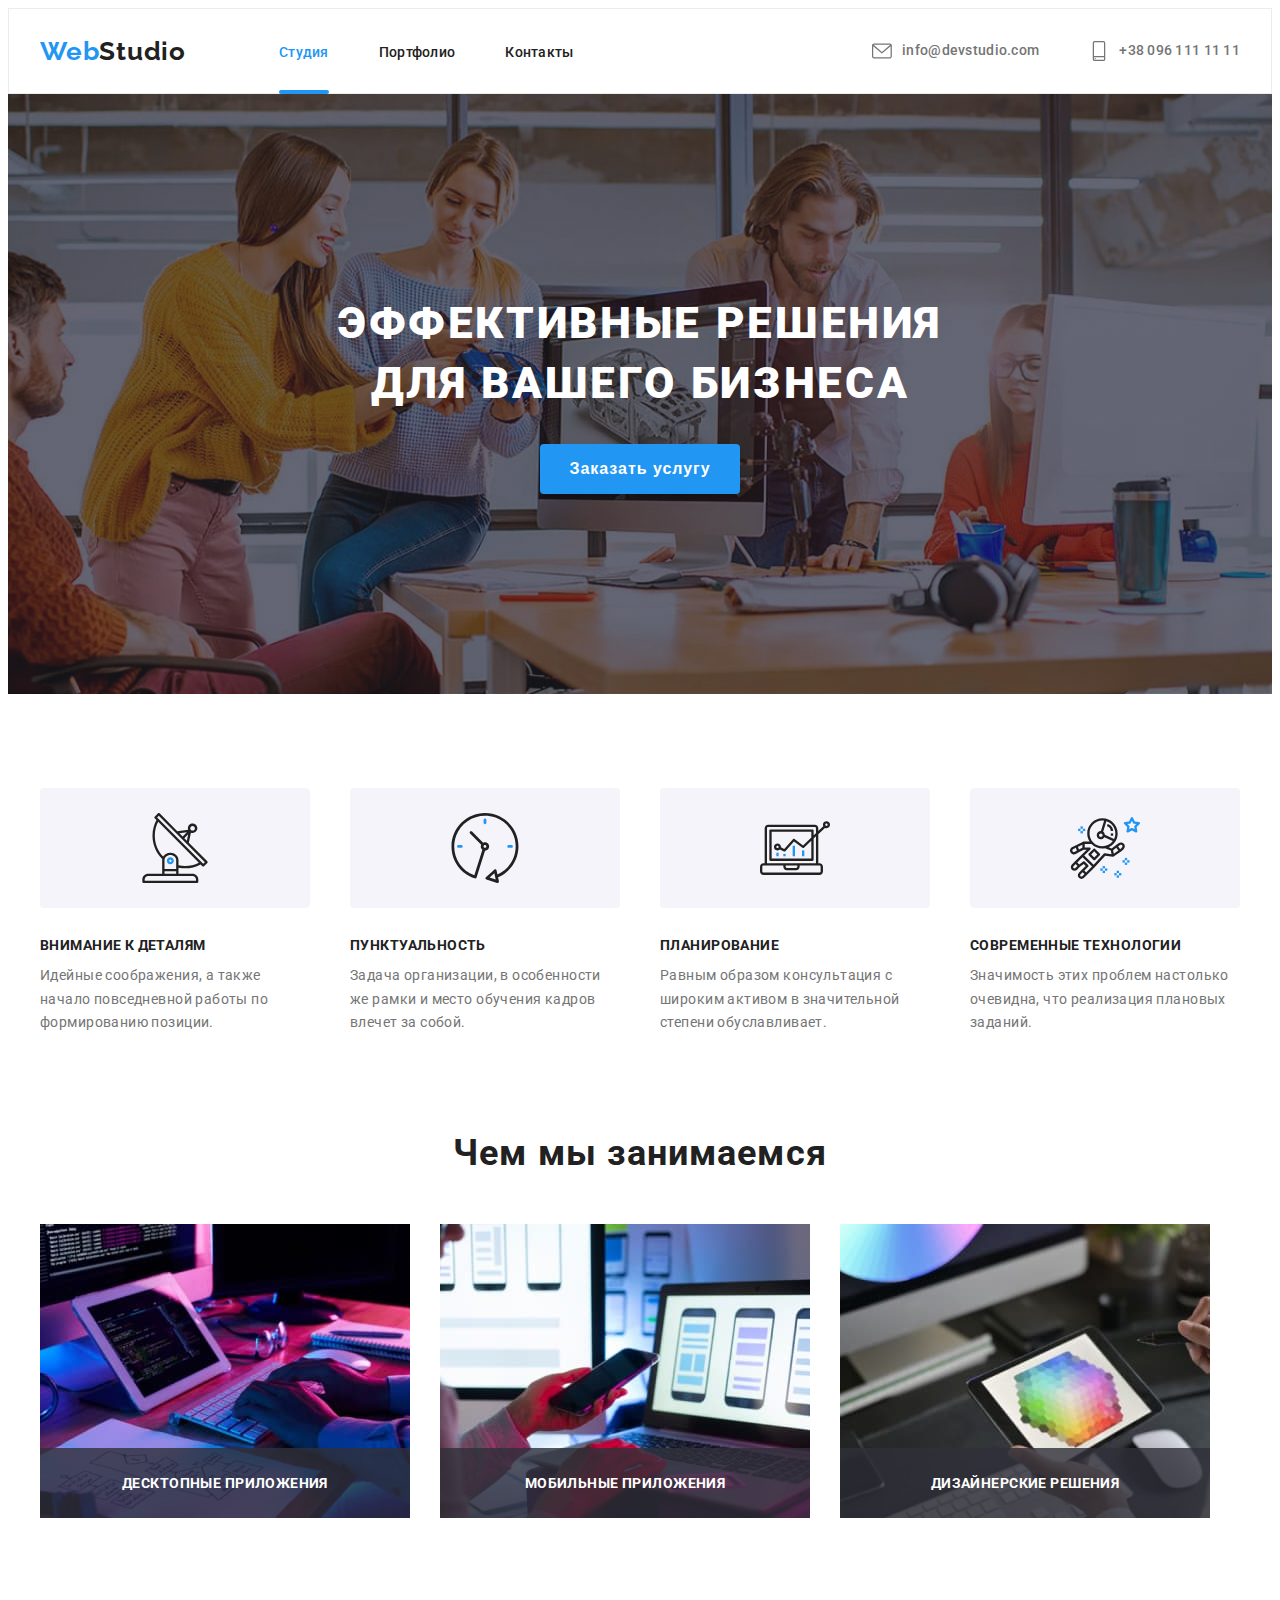
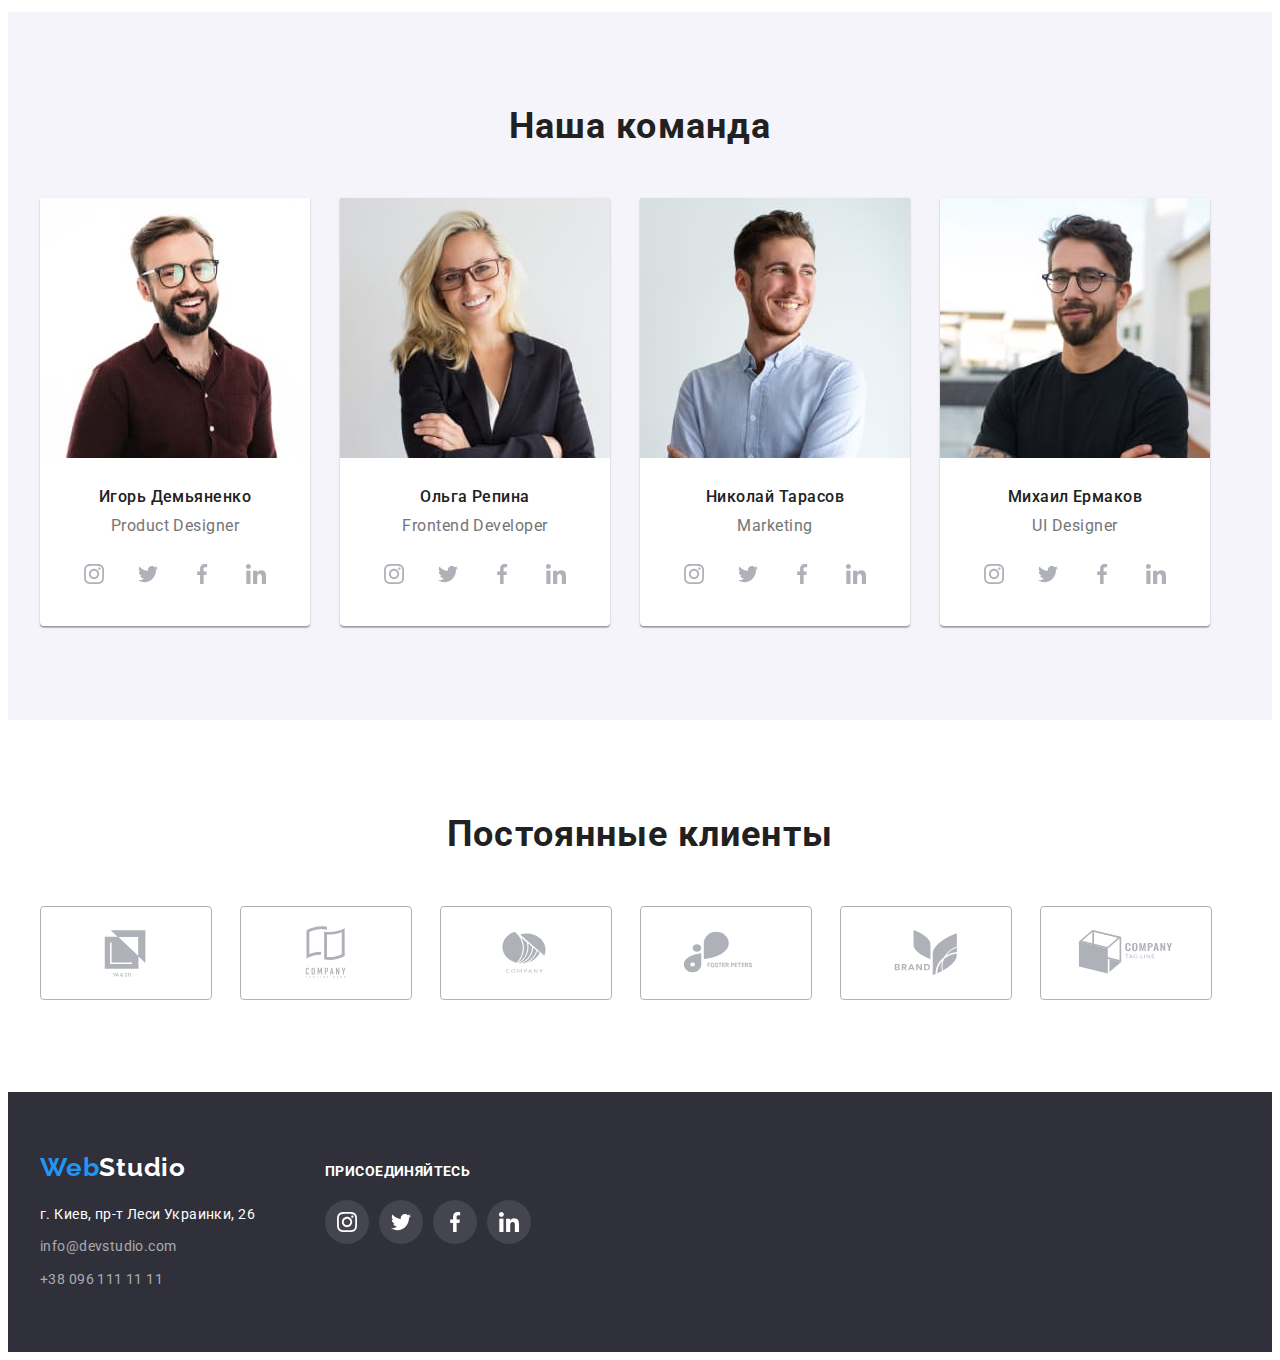
<file: index.html>
<!DOCTYPE html>
<html lang="ru">
  <head>
    <meta charset="UTF-8" />
    <meta http-equiv="X-UA-Compatible" content="IE=edge" />
    <meta name="viewport" content="width=device-width, initial-scale=1.0" />
    <title>Document</title>
    <link rel="preconnect" href="https://fonts.googleapis.com" />
    <link rel="preconnect" href="https://fonts.gstatic.com" crossorigin />
    <link
      href="https://fonts.googleapis.com/css2?family=Raleway:wght@700&family=Roboto:wght@400;500;700;900&display=swap"
      rel="stylesheet"
    />
    <link
      rel="stylesheet"
      href="https://cdnjs.cloudflare.com/ajax/libs/modern-normalize/1.1.0/modern-normalize.min.css"
      integrity="sha512-wpPYUAdjBVSE4KJnH1VR1HeZfpl1ub8YT/NKx4PuQ5NmX2tKuGu6U/JRp5y+Y8XG2tV+wKQpNHVUX03MfMFn9Q=="
      crossorigin="anonymous"
      referrerpolicy="no-referrer"
    />
    <link rel="stylesheet" href="./css/styles.css" />
  </head>
  <body>
    <header class="header">
      <div class="container header-container">
        <nav class="navigation">
          <a href="" class="logo"><span class="accent">Web</span>Studio</a>
          <ul class="header-list list">
            <li class="header-item">
              <a href="./index.html" class="header-link current">Студия</a>
            </li>
            <li class="header-item">
              <a href="./portfolio.html" class="header-link">Портфолио</a>
            </li>
            <li class="header-item">
              <a href="" class="header-link">Контакты</a>
            </li>
          </ul>
        </nav>
        <ul class="header-list-connect list">
          <li class="header-item">
            <a href="mailto:info@devstudio.com" class="header-link-mail">
              <svg class="header-link-icon" width="20" height="20">
                <use href="./images/icons.svg#icon-envelope"></use>
              </svg>
              info@devstudio.com</a
            >
          </li>
          <li class="header-item">
            <a href="tel:+380961111111" class="header-link-tel">
              <svg class="header-link-icon" width="20" height="20">
                <use href="./images/icons.svg#icon-smartphone"></use>
              </svg>
              +38 096 111 11 11</a
            >
          </li>
        </ul>
      </div>
    </header>
    <main>
      <section class="hero">
        <div class="container">
          <h1 class="title">
            Эффективные решения <br />
            для вашего бизнеса
          </h1>
          <div class="btn-content">
            <button
              data-modal-open
              type="button"
              class="btn"
              style="cursor: pointer"
            >
              Заказать услугу
            </button>
          </div>
        </div>
      </section>
      <section class="info section">
        <div class="container">
          <div class="info-content">
            <ul class="info-list list">
              <li class="info-item">
                <div class="info-icon-content">
                  <svg class="info-icon" width="70" height="70">
                    <use href="./images/icons.svg#icon-antenna-1"></use>
                  </svg>
                </div>
                <h4 class="info-name">Внимание к деталям</h4>
                <div class="info-text-content">
                  <p class="info-text">
                    Идейные соображения, а также начало повседневной работы по
                    формированию позиции.
                  </p>
                </div>
              </li>

              <li class="info-item">
                <div class="info-icon-content">
                  <svg class="info-icon" width="70" height="70">
                    <use href="./images/icons.svg#icon-clock-1"></use>
                  </svg>
                </div>
                <h4 class="info-name">Пунктуальность</h4>
                <div class="info-text-content">
                  <p class="info-text">
                    Задача организации, в особенности же рамки и место обучения
                    кадров влечет за собой.
                  </p>
                </div>
              </li>

              <li class="info-item">
                <div class="info-icon-content">
                  <svg class="info-icon" width="70" height="70">
                    <use href="./images/icons.svg#icon-diagram-1"></use>
                  </svg>
                </div>
                <h4 class="info-name">Планирование</h4>
                <div class="info-text-content">
                  <p class="info-text">
                    Равным образом консультация с широким активом в значительной
                    степени обуславливает.
                  </p>
                </div>
              </li>

              <li class="info-item">
                <div class="info-icon-content">
                  <svg class="info-icon" width="70" height="70">
                    <use href="./images/icons.svg#icon-astronaut-1"></use>
                  </svg>
                </div>
                <h4 class="info-name">Современные технологии</h4>
                <div class="info-text-content">
                  <p class="info-text">
                    Значимость этих проблем настолько очевидна, что реализация
                    плановых заданий.
                  </p>
                </div>
              </li>
            </ul>
          </div>
        </div>
      </section>
      <section class="action">
        <div class="container">
          <h2 class="action-title">Чем мы занимаемся</h2>
          <ul class="action-list list">
            <li class="action-item">
              <img
                src="./images/img.jpg"
                alt="печатает код"
                width="370"
                height="294"
                class="action-img"
              />
              <p class="action-label">Десктопные приложения</p>
            </li>
            <li class="action-item">
              <img
                src="./images/img2.jpg"
                alt="дизайн мобильного приложения"
                width="370"
                height="294"
                class="action-img"
              />
              <p class="action-label">Мобильные приложения</p>
            </li>
            <li class="action-item">
              <img
                src="./images/img3.jpg"
                alt="выбор цвета на планшете"
                width="370"
                height="294"
                class="action-img"
              />
              <p class="action-label">Дизайнерские решения</p>
            </li>
          </ul>
        </div>
      </section>
      <section class="team section">
        <div class="container">
          <h2 class="team-title">Наша команда</h2>
          <ul class="team-list list">
            <li class="team-item">
              <img
                src="./images/igor_demyanenko.jpg"
                alt="Игорь Демьяненко"
                width="270"
                class="team-img"
              />
              <div class="team-name-content">
                <h3 class="team-name">Игорь Демьяненко</h3>
                <p class="team-position">Product Designer</p>
                <ul class="team-social-list list">
                  <li class="team-social-item">
                    <a href="" class="team-social-link">
                      <svg class="team-social-icon" width="20" height="20">
                        <use href="./images/icons.svg#icon-instagram-2"></use>
                      </svg>
                    </a>
                  </li>
                  <li class="team-social-item">
                    <a href="" class="team-social-link">
                      <svg class="team-social-icon" width="20" height="20">
                        <use href="./images/icons.svg#icon-twitter-1"></use>
                      </svg>
                    </a>
                  </li>
                  <li class="team-social-item">
                    <a href="" class="team-social-link">
                      <svg class="team-social-icon" width="20" height="20">
                        <use href="./images/icons.svg#icon-facebook-1"></use>
                      </svg>
                    </a>
                  </li>
                  <li class="team-social-item">
                    <a href="" class="team-social-link">
                      <svg class="team-social-icon" width="20" height="20">
                        <use href="./images/icons.svg#icon-linkedin-1"></use>
                      </svg>
                    </a>
                  </li>
                </ul>
              </div>
            </li>
            <li class="team-item">
              <img
                src="./images/olga_repina.jpg"
                alt="Ольга Репина"
                width="270"
                class="team-img"
              />
              <div class="team-name-content">
                <h3 class="team-name">Ольга Репина</h3>
                <p class="team-position">Frontend Developer</p>
                <ul class="team-social-list list">
                  <li class="team-social-item">
                    <a href="" class="team-social-link">
                      <svg class="team-social-icon" width="20" height="20">
                        <use href="./images/icons.svg#icon-instagram-2"></use>
                      </svg>
                    </a>
                  </li>
                  <li class="team-social-item">
                    <a href="" class="team-social-link">
                      <svg class="team-social-icon" width="20" height="20">
                        <use href="./images/icons.svg#icon-twitter-1"></use>
                      </svg>
                    </a>
                  </li>
                  <li class="team-social-item">
                    <a href="" class="team-social-link">
                      <svg class="team-social-icon" width="20" height="20">
                        <use href="./images/icons.svg#icon-facebook-1"></use>
                      </svg>
                    </a>
                  </li>
                  <li class="team-social-item">
                    <a href="" class="team-social-link">
                      <svg class="team-social-icon" width="20" height="20">
                        <use href="./images/icons.svg#icon-linkedin-1"></use>
                      </svg>
                    </a>
                  </li>
                </ul>
              </div>
            </li>
            <li class="team-item">
              <img
                src="./images/nikolai_tarasov.jpg"
                alt="Николай Тарасов"
                width="270"
                class="team-img"
              />
              <div class="team-name-content">
                <h3 class="team-name">Николай Тарасов</h3>
                <p class="team-position">Marketing</p>
                <ul class="team-social-list list">
                  <li class="team-social-item">
                    <a href="" class="team-social-link">
                      <svg class="team-social-icon" width="20" height="20">
                        <use href="./images/icons.svg#icon-instagram-2"></use>
                      </svg>
                    </a>
                  </li>
                  <li class="team-social-item">
                    <a href="" class="team-social-link">
                      <svg class="team-social-icon" width="20" height="20">
                        <use href="./images/icons.svg#icon-twitter-1"></use>
                      </svg>
                    </a>
                  </li>
                  <li class="team-social-item">
                    <a href="" class="team-social-link">
                      <svg class="team-social-icon" width="20" height="20">
                        <use href="./images/icons.svg#icon-facebook-1"></use>
                      </svg>
                    </a>
                  </li>
                  <li class="team-social-item">
                    <a href="" class="team-social-link">
                      <svg class="team-social-icon" width="20" height="20">
                        <use href="./images/icons.svg#icon-linkedin-1"></use>
                      </svg>
                    </a>
                  </li>
                </ul>
              </div>
            </li>
            <li class="team-item">
              <img
                src="./images/mihail_ermakov.jpg"
                alt="Михаил Ермаков"
                width="270"
                class="team-img"
              />
              <div class="team-name-content">
                <h3 class="team-name">Михаил Ермаков</h3>
                <p class="team-position">UI Designer</p>
                <ul class="team-social-list list">
                  <li class="team-social-item">
                    <a href="" class="team-social-link">
                      <svg class="team-social-icon" width="20" height="20">
                        <use href="./images/icons.svg#icon-instagram-2"></use>
                      </svg>
                    </a>
                  </li>
                  <li class="team-social-item">
                    <a href="" class="team-social-link">
                      <svg class="team-social-icon" width="20" height="20">
                        <use href="./images/icons.svg#icon-twitter-1"></use>
                      </svg>
                    </a>
                  </li>
                  <li class="team-social-item">
                    <a href="" class="team-social-link">
                      <svg class="team-social-icon" width="20" height="20">
                        <use href="./images/icons.svg#icon-facebook-1"></use>
                      </svg>
                    </a>
                  </li>
                  <li class="team-social-item">
                    <a href="" class="team-social-link">
                      <svg class="team-social-icon" width="20" height="20">
                        <use href="./images/icons.svg#icon-linkedin-1"></use>
                      </svg>
                    </a>
                  </li>
                </ul>
              </div>
            </li>
          </ul>
        </div>
      </section>
      <section class="clients section">
        <div class="container">
          <h2 class="clients-title">Постоянные клиенты</h2>
          <ul class="clients-list list">
            <li class="clients-item">
              <a href="" class="clients-link">
                <svg class="clients-logo" width="106" height="60">
                  <use href="./images/icons.svg#icon-Logo"></use>
                </svg>
              </a>
            </li>
            <li class="clients-item">
              <a href="" class="clients-link">
                <svg class="clients-logo" width="106" height="60">
                  <use href="./images/icons.svg#icon-Logo-1"></use>
                </svg>
              </a>
            </li>
            <li class="clients-item">
              <a href="" class="clients-link">
                <svg class="clients-logo" width="106" height="60">
                  <use href="./images/icons.svg#icon-Logo-2"></use>
                </svg>
              </a>
            </li>
            <li class="clients-item">
              <a href="" class="clients-link">
                <svg class="clients-logo" width="106" height="60">
                  <use href="./images/icons.svg#icon-Logo-3"></use>
                </svg>
              </a>
            </li>
            <li class="clients-item">
              <a href="" class="clients-link">
                <svg class="clients-logo" width="106" height="60">
                  <use href="./images/icons.svg#icon-Logo-4"></use>
                </svg>
              </a>
            </li>
            <li class="clients-item">
              <a href="" class="clients-link">
                <svg class="clients-logo" width="106" height="60">
                  <use href="./images/icons.svg#icon-Logo-5"></use>
                </svg>
              </a>
            </li>
          </ul>
        </div>
      </section>
    </main>
    <footer class="footer">
      <div class="container footer-container">
        <div class="footer-content">
          <div class="footer-logo-content">
            <a href="" class="footer-logo"
              >Web<span class="footer-accent">Studio</span></a
            >
          </div>
          <address>
            <ul class="footer-list list">
              <li class="footer-item">
                <a
                  href="https://goo.gl/maps/QjUmSCMM7ue8ymKq8"
                  target="_blank"
                  rel="noopener noreferrer nofollow"
                  class="footer-link"
                  >г. Киев, пр-т Леси Украинки, 26</a
                >
              </li>
              <li class="footer-item">
                <a href="mailto:info@devstudio.com" class="footer-link-mail"
                  >info@devstudio.com</a
                >
              </li>
              <li class="footer-item">
                <a href="tel:+380961111111" class="footer-link-tel"
                  >+38 096 111 11 11</a
                >
              </li>
            </ul>
          </address>
        </div>
        <div class="footer-contetn">
          <h4 class="footer-text">присоединяйтесь</h4>
          <ul class="footer-social-list list">
            <li class="footer-social-item">
              <a href="" class="footer-social-link">
                <svg class="footer-social-icon" width="20" height="20">
                  <use href="./images/icons.svg#icon-instagram-2"></use>
                </svg>
              </a>
            </li>
            <li class="footer-social-item">
              <a href="" class="footer-social-link">
                <svg class="footer-social-icon" width="20" height="20">
                  <use href="./images/icons.svg#icon-twitter-1"></use>
                </svg>
              </a>
            </li>
            <li class="footer-social-item">
              <a href="" class="footer-social-link">
                <svg class="footer-social-icon" width="20" height="20">
                  <use href="./images/icons.svg#icon-facebook-1"></use>
                </svg>
              </a>
            </li>
            <li class="footer-social-item">
              <a href="" class="footer-social-link">
                <svg class="footer-social-icon" width="20" height="20">
                  <use href="./images/icons.svg#icon-linkedin-1"></use>
                </svg>
              </a>
            </li>
          </ul>
        </div>
      </div>
    </footer>
    <div class="backdrop is-hidden" data-modal>
      <div class="modal">
        <button type="button" class="modal-close-btn" data-modal-close>
          <svg class="btn-icon" width="11" height="11">
            <use href="./images/icons.svg#icon-Vector"></use>
          </svg>
        </button>
      </div>
    </div>
    <script src="./js/modal.js"></script>
  </body>
</html>
</file>
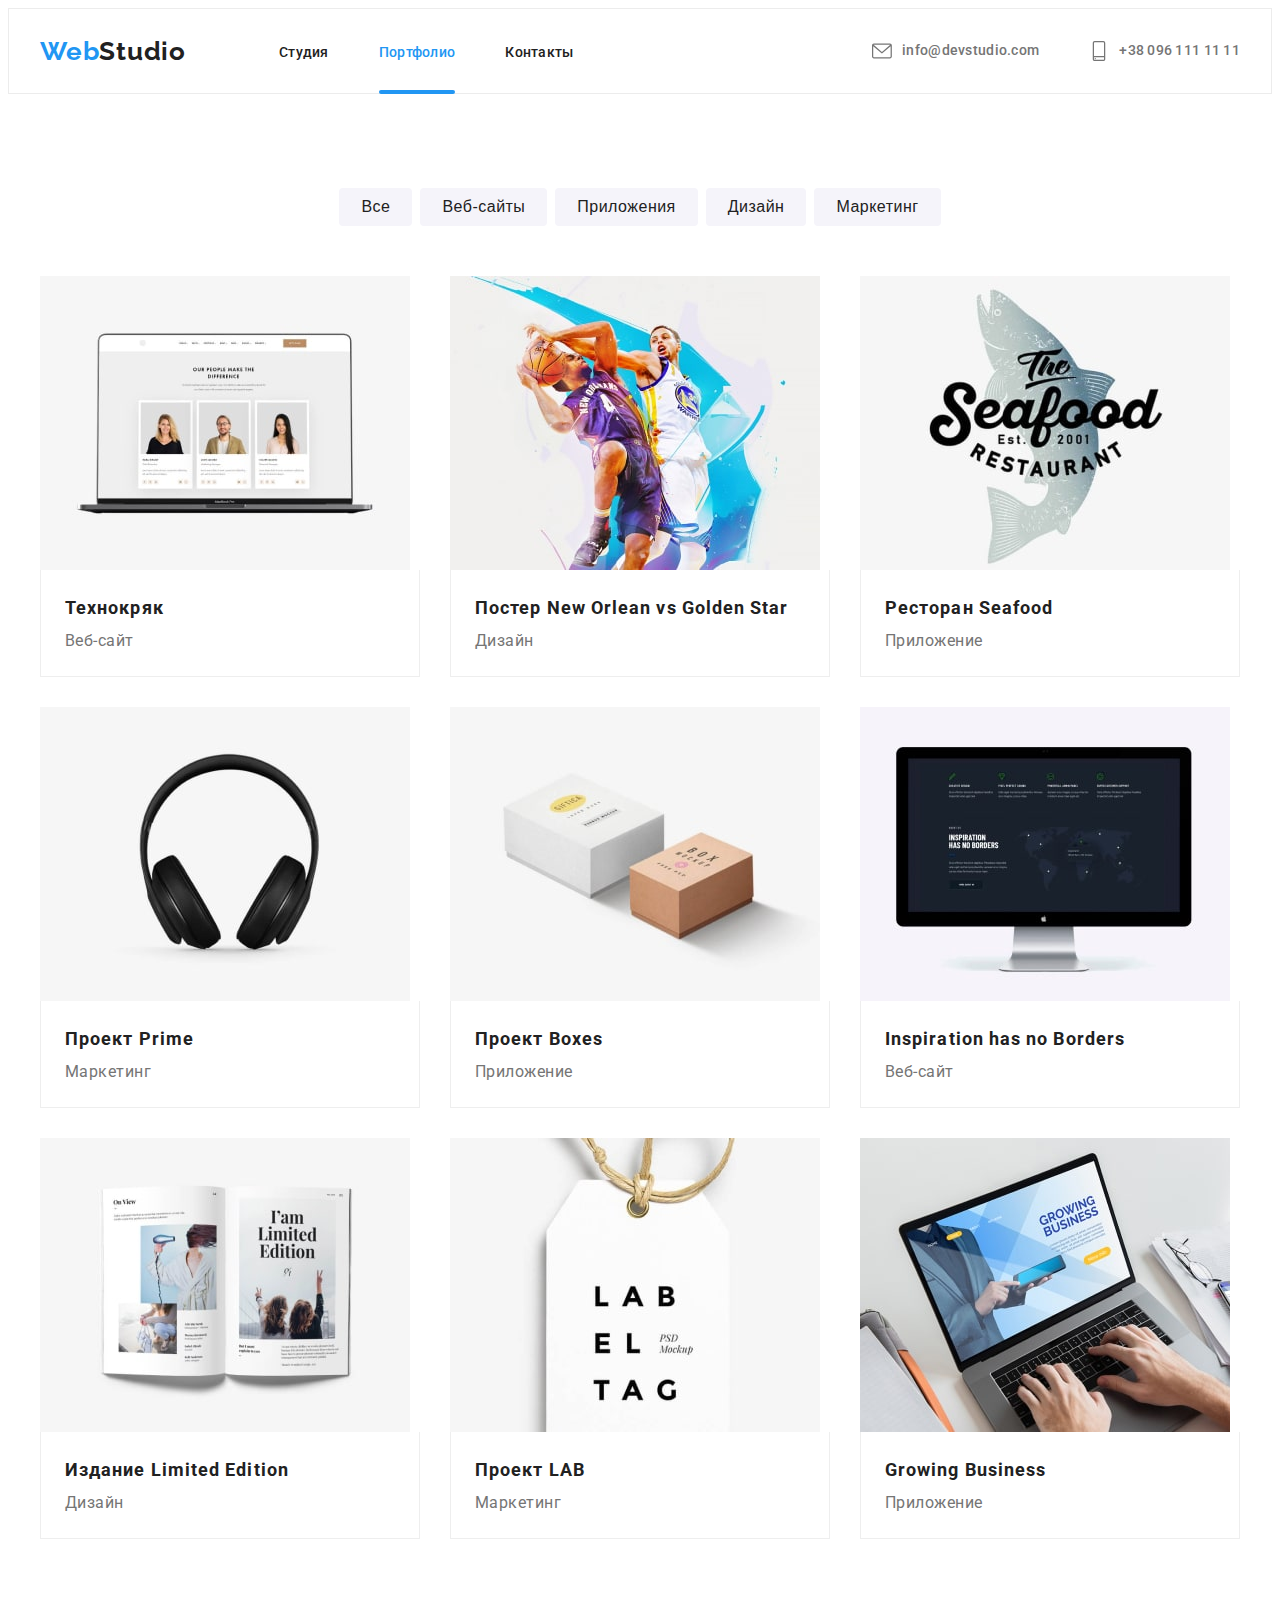
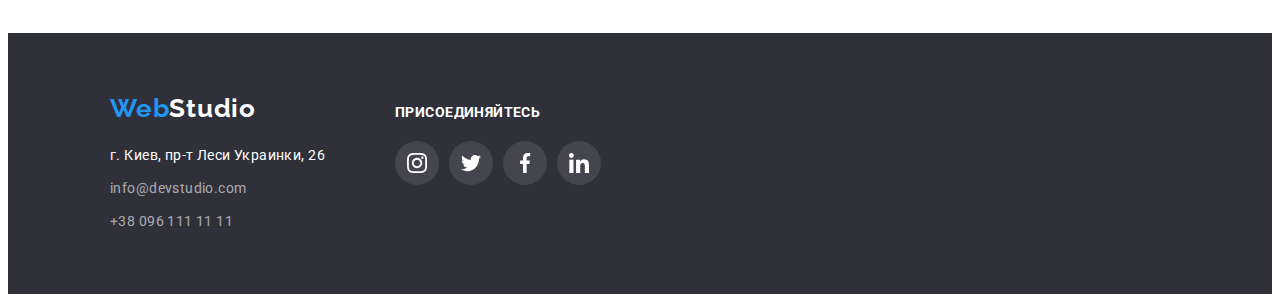
<file: portfolio.html>
<!DOCTYPE html>
<html lang="ru">
  <head>
    <meta charset="UTF-8" />
    <meta http-equiv="X-UA-Compatible" content="IE=edge" />
    <meta name="viewport" content="width=device-width, initial-scale=1.0" />
    <title>Document</title>
    <link rel="preconnect" href="https://fonts.googleapis.com" />
    <link rel="preconnect" href="https://fonts.gstatic.com" crossorigin />
    <link
      href="https://fonts.googleapis.com/css2?family=Raleway:wght@700&family=Roboto:wght@400;500;700;900&display=swap"
      rel="stylesheet"
    />
    <link
      rel="stylesheet"
      href="https://cdnjs.cloudflare.com/ajax/libs/modern-normalize/1.1.0/modern-normalize.min.css"
      integrity="sha512-wpPYUAdjBVSE4KJnH1VR1HeZfpl1ub8YT/NKx4PuQ5NmX2tKuGu6U/JRp5y+Y8XG2tV+wKQpNHVUX03MfMFn9Q=="
      crossorigin="anonymous"
      referrerpolicy="no-referrer"
    />
    <link rel="stylesheet" href="./css/styles.css" />
  </head>
  <body>
    <header class="header">
      <div class="container header-container">
        <nav class="navigation">
          <a href="" class="logo"><span class="accent">Web</span>Studio</a>
          <ul class="header-list list">
            <li class="header-item">
              <a href="./index.html" class="header-link ">Студия</a>
            </li>
            <li class="header-item">
              <a href="./portfolio.html" class="header-link current">Портфолио</a>
            </li>
            <li class="header-item">
              <a href="" class="header-link">Контакты</a>
            </li>
          </ul>
        </nav>
        <ul class="header-list-connect list">
          <li class="header-item">
            <a href="mailto:info@devstudio.com" class="header-link-mail">
              <svg class="header-link-icon" width="20" height="20">
                <use href="./images/icons.svg#icon-envelope"></use>
              </svg>
              info@devstudio.com</a
            >
          </li>
          <li class="header-item">
            <a href="tel:+380961111111" class="header-link-tel">
              <svg class="header-link-icon" width="20" height="20">
                <use href="./images/icons.svg#icon-smartphone"></use>
              </svg>
              +38 096 111 11 11</a
            >
          </li>
        </ul>
      </div>
    </header>
    <main>
      <section class="prtf section">
        <div class="container">
          <ul class="prtf-list-btn list">
            <li class="prtf-item-btn">
              <button type="button" class="prtf-btn" style="cursor: pointer">
                Все
              </button>
            </li>
            <li class="prtf-item-btn">
              <button type="button" class="prtf-btn" style="cursor: pointer">
                Веб-сайты
              </button>
            </li>
            <li class="prtf-item-btn">
              <button type="button" class="prtf-btn" style="cursor: pointer">
                Приложения
              </button>
            </li>
            <li class="prtf-item-btn">
              <button type="button" class="prtf-btn" style="cursor: pointer">
                Дизайн
              </button>
            </li>
            <li class="prtf-item-btn">
              <button type="button" class="prtf-btn" style="cursor: pointer">
                Маркетинг
              </button>
            </li>
          </ul>

          <ul class="prtf-list list">
            <li class="prtf-item">
              <a href="" class="prtf-link-card">
                <div class="prtf-wrap">
                  <img
                    src="./images/tehnokryak.jpg"
                    alt="страница с сайтом"
                    width="370"
                    class="prtf-img"
                  />
                  <p class="prtf-top-text">
                    Технокряк это современная площадка распространения
                    коронавируса. Компании используют эту платформу для
                    цифрового шпионажа и атак на защищённые сервера конкурентов.
                  </p>
                </div>
                <div class="prtf-title-content">
                  <h4 class="prtf-title">Технокряк</h4>
                  <p class="prtf-text">Веб-сайт</p>
                </div>
              </a>
            </li>
            <li class="prtf-item">
              <a href="" class="prtf-link-card">
                <div class="prtf-wrap">
                  <img
                    src="./images/basket.jpg"
                    alt="баскетболисты"
                    width="370"
                    class="prtf-img"
                  />
                  <p class="prtf-top-text">
                    Технокряк это современная площадка распространения
                    коронавируса. Компании используют эту платформу для
                    цифрового шпионажа и атак на защищённые сервера конкурентов.
                  </p>
                </div>
                <div class="prtf-title-content">
                  <h4 class="prtf-title">Постер New Orlean vs Golden Star</h4>
                  <p class="prtf-text">Дизайн</p>
                </div>
              </a>
            </li>
            <li class="prtf-item">
              <a href="" class="prtf-link-card">
                <div class="prtf-wrap">
                  <img
                    src="./images/seafood.jpg"
                    alt="лого ресторана"
                    width="370"
                    class="prtf-img"
                  />
                  <p class="prtf-top-text">
                    Технокряк это современная площадка распространения
                    коронавируса. Компании используют эту платформу для
                    цифрового шпионажа и атак на защищённые сервера конкурентов.
                  </p>
                </div>
                <div class="prtf-title-content">
                  <h4 class="prtf-title">Ресторан Seafood</h4>
                  <p class="prtf-text">Приложение</p>
                </div>
              </a>
            </li>
            <li class="prtf-item">
              <a href="" class="prtf-link-card">
                <div class="prtf-wrap">
                  <img
                    src="./images/naushniki.jpg"
                    alt="наушники"
                    width="370"
                    class="prtf-img"
                  />
                  <p class="prtf-top-text">
                    Технокряк это современная площадка распространения
                    коронавируса. Компании используют эту платформу для
                    цифрового шпионажа и атак на защищённые сервера конкурентов.
                  </p>
                </div>
                <div class="prtf-title-content">
                  <h4 class="prtf-title">Проект Prime</h4>
                  <p class="prtf-text">Маркетинг</p>
                </div>
              </a>
            </li>
            <li class="prtf-item">
              <a href="" class="prtf-link-card">
                <div class="prtf-wrap">
                  <img
                    src="./images/boxes.jpg"
                    alt="две коробки"
                    width="370"
                    class="prtf-img"
                  />
                  <p class="prtf-top-text">
                    Технокряк это современная площадка распространения
                    коронавируса. Компании используют эту платформу для
                    цифрового шпионажа и атак на защищённые сервера конкурентов.
                  </p>
                </div>
                <div class="prtf-title-content">
                  <h4 class="prtf-title">Проект Boxes</h4>
                  <p class="prtf-text">Приложение</p>
                </div>
              </a>
            </li>
            <li class="prtf-item">
              <a href="" class="prtf-link-card">
                <div class="prtf-wrap">
                  <img
                    src="./images/comp.jpg"
                    alt="компьютер"
                    width="370"
                    class="prtf-img"
                  />
                  <p class="prtf-top-text">
                    Технокряк это современная площадка распространения
                    коронавируса. Компании используют эту платформу для
                    цифрового шпионажа и атак на защищённые сервера конкурентов.
                  </p>
                </div>
                <div class="prtf-title-content">
                  <h4 class="prtf-title">Inspiration has no Borders</h4>
                  <p class="prtf-text">Веб-сайт</p>
                </div>
              </a>
            </li>
            <li class="prtf-item">
              <a href="" class="prtf-link-card">
                <div class="prtf-wrap">
                  <img
                    src="./images/magazine.jpg"
                    alt="журнал"
                    width="370"
                    class="prtf-img"
                  />
                  <p class="prtf-top-text">
                    Технокряк это современная площадка распространения
                    коронавируса. Компании используют эту платформу для
                    цифрового шпионажа и атак на защищённые сервера конкурентов.
                  </p>
                </div>
                <div class="prtf-title-content">
                  <h4 class="prtf-title">Издание Limited Edition</h4>
                  <p class="prtf-text">Дизайн</p>
                </div>
              </a>
            </li>
            <li class="prtf-item">
              <a href="" class="prtf-link-card">
                <div class="prtf-wrap">
                  <img
                    src="./images/lab.jpg"
                    alt="лейбл"
                    width="370"
                    class="prtf-img"
                  />
                  <p class="prtf-top-text">
                    Технокряк это современная площадка распространения
                    коронавируса. Компании используют эту платформу для
                    цифрового шпионажа и атак на защищённые сервера конкурентов.
                  </p>
                </div>
                <div class="prtf-title-content">
                  <h4 class="prtf-title">Проект LAB</h4>
                  <p class="prtf-text">Маркетинг</p>
                </div>
              </a>
            </li>
            <li class="prtf-item">
              <a href="" class="prtf-link-card">
                <div class="prtf-wrap">
                  <img
                    src="./images/tablet.jpg"
                    alt="планшет"
                    width="370"
                    class="prtf-img"
                  />
                  <p class="prtf-top-text">
                    Технокряк это современная площадка распространения
                    коронавируса. Компании используют эту платформу для
                    цифрового шпионажа и атак на защищённые сервера конкурентов.
                  </p>
                </div>
                <div class="prtf-title-content">
                  <h4 class="prtf-title">Growing Business</h4>
                  <p class="prtf-text">Приложение</p>
                </div>
              </a>
            </li>
          </ul>
        </div>
      </section>
    </main>
    <footer class="footer">
      <div class="container footer-container">
        <div class="footer-contetn">
          <div class="footer-logo-content">
            <a href="" class="footer-logo"
              >Web<span class="footer-accent">Studio</span></a
            >
          </div>
          <address>
            <ul class="footer-list list">
              <li class="footer-item">
                <a
                  href="https://goo.gl/maps/QjUmSCMM7ue8ymKq8"
                  target="_blank"
                  rel="noopener noreferrer nofollow"
                  class="footer-link"
                  >г. Киев, пр-т Леси Украинки, 26</a
                >
              </li>
              <li class="footer-item">
                <a href="mailto:info@devstudio.com" class="footer-link-mail"
                  >info@devstudio.com</a
                >
              </li>
              <li class="footer-item">
                <a href="tel:+380961111111" class="footer-link-tel"
                  >+38 096 111 11 11</a
                >
              </li>
            </ul>
          </address>
        </div>
        <div class="footer-contetn">
          <h4 class="footer-text">присоединяйтесь</h4>
          <ul class="footer-social-list list">
            <li class="footer-social-item">
              <a href="" class="footer-social-link">
                <svg class="footer-social-icon" width="20" height="20">
                  <use href="./images/icons.svg#icon-instagram-2"></use>
                </svg>
              </a>
            </li>
            <li class="footer-social-item">
              <a href="" class="footer-social-link">
                <svg class="footer-social-icon" width="20" height="20">
                  <use href="./images/icons.svg#icon-twitter-1"></use>
                </svg>
              </a>
            </li>
            <li class="footer-social-item">
              <a href="" class="footer-social-link">
                <svg class="footer-social-icon" width="20" height="20">
                  <use href="./images/icons.svg#icon-facebook-1"></use>
                </svg>
              </a>
            </li>
            <li class="footer-social-item">
              <a href="" class="footer-social-link">
                <svg class="footer-social-icon" width="20" height="20">
                  <use href="./images/icons.svg#icon-linkedin-1"></use>
                </svg>
              </a>
            </li>
          </ul>
        </div>
      </div>
    </footer>
  </body>
</html>
</file>
<file: css/styles.css>
:root {
  --header-text-color: #757575;
  --background: #2f303a;
  --color-nav: #2196f3;
}
p,
h1,
h2,
h3,
h4,
h5,
h6 {
  margin: 0;
}
ul {
  margin: 0;
  padding: 0;
}
img {
  display: block;
  max-width: 100%;
  height: auto;
}
button {
  cursor: pointer;
}

body {
  font-family: "Raleway", sans-serif;
  font-family: "Roboto", sans-serif;
  color: #757575;
}
.list {
  list-style: none;
}
a {
  text-decoration: none;
}

.container {
  width: 1200px;
  padding-left: 15px;
  padding-right: 15px;
  margin: 0 auto;
}

.section {
  padding-top: 94px;
  padding-bottom: 94px;
}

.logo {
  font-family: Raleway;
  font-weight: bold;
  font-size: 26px;
  line-height: 1.19;
  letter-spacing: 0.03em;
  color: #212121;
  margin-right: 93px;
}
.accent {
  color: #2196f3;
}

.header {
  border: 1px solid #ececec;
}

.header-container {
  display: flex;
  align-items: center;
}

.navigation {
  display: flex;
  align-items: center;
}

.header-list {
  display: flex;
}

.header-list-connect {
  display: flex;
  margin-left: auto;
}

.header-item + .header-item {
  margin-left: 50px;
}

.header-link {
  font-weight: 500;
  font-size: 14px;
  line-height: 1.14;
  letter-spacing: 0.02em;
  color: #212121;
  padding: 32px 0;
  transition: color 250ms cubic-bezier(0.4, 0, 0.2, 1);
}
.header-link:hover,
.header-link:focus {
  color: var(--color-nav);
}

.current {
  position: relative;
}

.header-link.current::after {
  content: "";
  width: 100%;
  height: 4px;
  background: #2196f3;
  border-radius: 2px;
  position: absolute;
  left: 0;
  bottom: -2px;
}

.header-list .header-link.current {
  color: var(--color-nav);
}

.header-link-mail,
.header-link-tel {
  font-weight: 500;
  font-size: 14px;
  line-height: 1.14;
  letter-spacing: 0.02em;
  color: #757575;
  padding: 32px 0;
  display: flex;
  align-items: center;
  justify-content: center;
  transition: color 250ms cubic-bezier(0.4, 0, 0.2, 1);
}

.header-link-icon {
  fill: currentColor;
  margin-right: 10px;
}

.header-link-mail:hover,
.header-link-tel:hover,
.header-link-mail:focus,
.header-link-tel:focus {
  color: var(--color-nav);
}
/* main */

.hero {
  background: var(--background);
  background-image: linear-gradient(
      rgba(47, 48, 58, 0.4),
      rgba(47, 48, 58, 0.4)
    ),
    url(../images/hero-bg.jpg);
  background-repeat: no-repeat;
  background-position: center;

  flex-grow: 1;
  padding-top: 200px;
  padding-bottom: 200px;
}

.title {
  font-weight: 900;
  font-size: 44px;
  line-height: 1.36;
  text-align: center;
  letter-spacing: 0.06em;
  text-transform: uppercase;
  color: #ffffff;
  margin-bottom: 30px;
}
.btn {
  background: #2196f3;
  box-shadow: 0px 4px 4px rgba(0, 0, 0, 0.15);
  border-radius: 4px;
  border: none;
  font-weight: bold;
  font-size: 16px;
  line-height: 1.87;
  display: flex;
  justify-content: center;
  align-items: center;
  letter-spacing: 0.06em;
  color: #ffffff;
  min-width: 200px;
  height: 50px;
}

.btn-content {
  display: flex;
  justify-content: center;
}

/* ---------INFO------------ */

.info-icon-content {
  width: 270px;
  height: 120px;
  left: 815px;
  top: 774px;
  background: #f5f4fa;
  border-radius: 4px;
  margin-bottom: 30px;
  display: flex;
  justify-content: center;
  align-items: center;
}

.info-icon-item + .info-icon-item {
  margin-left: 30px;
}

.info-list {
  display: flex;
  justify-content: space-between;
}

.info-item + .info-item {
  margin-left: 30px;
}

.info-name {
  font-weight: bold;
  font-size: 14px;
  line-height: 1.14;
  letter-spacing: 0.03em;
  text-transform: uppercase;
  color: #212121;
  margin-bottom: 10px;
}

.info-text {
  width: 270px;
  height: 75px;
  font-size: 14px;
  line-height: 1.71;
  letter-spacing: 0.03em;
  color: var(--header-text-color);
}

.action {
  padding-bottom: 94px;
}

.action-title {
  font-weight: bold;
  font-size: 36px;
  line-height: 1.16;
  text-align: center;
  letter-spacing: 0.03em;
  color: #212121;
  margin-bottom: 50px;
}

.action-list {
  display: flex;
}

.action-item + .action-item {
  margin-left: 30px;
}

.action-item {
  position: relative;
}

.action-label {
  display: flex;
  justify-content: center;
  align-items: center;
  font-weight: bold;
  font-size: 14px;
  line-height: 16px;

  letter-spacing: 0.03em;
  text-transform: uppercase;

  color: #ffffff;

  position: absolute;
  width: 370px;
  height: 70px;
  left: 0;
  bottom: 0;
  background: rgba(47, 48, 58, 0.8);
}

/*----------------Наша команда------------------*/
.team {
  background: #f5f4fa;
}
.team-title {
  font-weight: bold;
  font-size: 36px;
  line-height: 1.16;
  text-align: center;
  letter-spacing: 0.03em;
  color: #212121;
  margin-bottom: 50px;
}

.team-list {
  display: flex;
}

.team-item {
  background: #ffffff;
  box-shadow: 0px 1px 3px rgba(0, 0, 0, 0.12), 0px 1px 1px rgba(0, 0, 0, 0.14),
    0px 2px 1px rgba(0, 0, 0, 0.2);
  border-radius: 0px 0px 4px 4px;
}

.team-item + .team-item {
  margin-left: 30px;
}

.team-name-content {
  padding-top: 30px;
  padding-bottom: 30px;
}
.team-name {
  font-weight: 500;
  font-size: 16px;
  line-height: 1.18;
  text-align: center;
  letter-spacing: 0.03em;
  color: #212121;
  margin-bottom: 10px;
}
.team-position {
  font-size: 16px;
  line-height: 1.18;
  text-align: center;
  letter-spacing: 0.03em;
  color: var(--header-text-color);
  margin-bottom: 16px;
}

.team-social-list {
  display: flex;
  justify-content: center;
}

.team-social-link {
  width: 44px;
  height: 44px;
  border-radius: 50px;
  display: flex;
  align-items: center;
  justify-content: center;
  color: #afb1b8;
  transition: color 250ms cubic-bezier(0.4, 0, 0.2, 1),
    background-color 250ms cubic-bezier(0.4, 0, 0.2, 1);
}

.team-social-icon {
  fill: currentColor;
}

.team-social-link:hover,
.team-social-link:focus {
  background-color: #2196f3;
  color: #ffffff;
}

.team-social-item + .team-social-item {
  margin-left: 10px;
}

/* ----------------- clients-------------- */

.clients-title {
  font-weight: bold;
  font-size: 36px;
  line-height: 1.16;
  text-align: center;
  letter-spacing: 0.03em;
  color: #212121;
  margin-bottom: 50px;
}

.clients-list {
  display: flex;
}

.clients-item {
  width: 170px;
  height: 92px;
}

.clients-item + .clients-item {
  margin-left: 30px;
}

.clients-link {
  display: flex;
  align-items: center;
  justify-content: center;
  color: #afb1b8;
  border: 1px solid #afb1b8;
  border-radius: 4px;
  width: 100%;
  height: 100%;
  transition: color 250ms cubic-bezier(0.4, 0, 0.2, 1),
    border-color 250ms cubic-bezier(0.4, 0, 0.2, 1);
}

.clients-logo {
  fill: currentColor;
}

.clients-link:hover,
.clients-link:focus {
  color: #2196f3;
  border-color: #2196f3;
}

/*-------------FOOTER---------------*/
.footer {
  background: var(--background);
  padding-top: 60px;
  padding-bottom: 60px;
}

.footer-container {
  display: flex;
  align-items: baseline;
}

.footer-logo-content {
  margin-bottom: 20px;
}
.footer-logo {
  font-family: Raleway;
  font-weight: bold;
  font-size: 26px;
  line-height: 1.19;
  letter-spacing: 0.03em;
  color: #2196f3;
}

.footer-accent {
  color: #ffffff;
}

.footer-item:nth-child(-n + 2) {
  margin-bottom: 9px;
}

.footer-link {
  font-style: normal;
  font-weight: normal;
  font-size: 14px;
  line-height: 1.71;
  letter-spacing: 0.03em;
  color: #ffffff;
  transition: color 250ms cubic-bezier(0.4, 0, 0.2, 1);
}
.footer-link-mail,
.footer-link-tel {
  font-style: normal;
  font-weight: normal;
  font-size: 14px;
  line-height: 1.71;
  letter-spacing: 0.03em;
  color: rgba(255, 255, 255, 0.6);
  margin-top: 9px;
  transition: color 250ms cubic-bezier(0.4, 0, 0.2, 1);
}
.footer-link-mail:hover,
.footer-link-tel:hover,
.footer-link:hover,
.footer-link-mail:focus,
.footer-link-tel:focus,
.footer-link:focus {
  color: var(--color-nav);
}

.footer-social-list {
  display: flex;
}

.footer-contetn {
  display: flex;
  flex-direction: column;
  margin-left: 70px;
}

.footer-text {
  font-size: 14px;
  line-height: 1.14;
  letter-spacing: 0.03em;
  text-transform: uppercase;
  color: #ffffff;
  margin-bottom: 20px;
}

.footer-social-link {
  width: 44px;
  height: 44px;
  border-radius: 50px;
  display: flex;
  align-items: center;
  justify-content: center;
  background-color: rgba(255, 255, 255, 0.1);
  color: #ffffff;
  transition: color 250ms cubic-bezier(0.4, 0, 0.2, 1),
    background-color 250ms cubic-bezier(0.4, 0, 0.2, 1);
}

.footer-social-icon {
  fill: currentColor;
}

.footer-social-link:hover,
.footer-social-link:focus {
  background-color: #2196f3;
  color: #ffffff;
}

.footer-social-item + .footer-social-item {
  margin-left: 10px;
}
/*------------------------- Портфолио------------------------------- */
.prtf-list-btn {
  display: flex;
  justify-content: center;
  margin-bottom: 50px;
}

.prtf-item-btn + .prtf-item-btn {
  margin-left: 8px;
}

.prtf-btn {
  background: #f5f4fa;
  border-radius: 4px;
  border: none;
  font-weight: 500;
  font-size: 16px;
  line-height: 1.62;
  text-align: center;
  letter-spacing: 0.03em;
  color: #212121;
  padding: 6px 22px;
  transition: color 250ms cubic-bezier(0.4, 0, 0.2, 1),
    background 250ms cubic-bezier(0.4, 0, 0.2, 1),
    box-shadow 250ms cubic-bezier(0.4, 0, 0.2, 1);
}

.prtf-btn:hover,
.prtf-btn:focus {
  background: #2196f3;
  color: #ffffff;
  border: none;
  box-shadow: 0px 3px 1px rgba(0, 0, 0, 0.1), 0px 1px 2px rgba(0, 0, 0, 0.08),
    0px 2px 2px rgba(0, 0, 0, 0.12);
}

.prtf-list {
  display: flex;
  flex-wrap: wrap;
  margin-left: -30px;
}

.prtf-item {
  width: calc(100% / 3 - 30px);
  margin-left: 30px;
}

.prtf-item:nth-child(-n + 6) {
  margin-bottom: 30px;
}

.prtf-link-card:hover .prtf-top-text,
.prtf-link-card:focus .prtf-top-text {
  transform: translateY(0);
}

.prtf-link-card {
  display: block;
  position: relative;
  transition: box-shadow 250ms cubic-bezier(0.4, 0, 0.2, 1);
}

.prtf-wrap {
  position: relative;
  overflow: hidden;
}

.prtf-top-text {
  position: absolute;
  top: 0;
  left: 0;
  font-weight: normal;
  font-size: 18px;
  line-height: 28px;

  letter-spacing: 0.03em;
  padding: 30px;

  color: #ffffff;
  background: rgba(33, 150, 243, 0.9);
  height: 100%;
  width: 100%;
  transform: translateY(101%);
  transition: transform 250ms cubic-bezier(0.4, 0, 0.2, 1);
}

.prtf-link-card:hover,
.prtf-link-card:focus {
  background: #ffffff;
  box-sizing: border-box;
  box-shadow: 0px 1px 1px rgba(0, 0, 0, 0.12), 0px 4px 4px rgba(0, 0, 0, 0.06),
    1px 4px 6px rgba(0, 0, 0, 0.16);
}

.prtf-title-content {
  padding: 20px 24px;
  background: #ffffff;
  border-right: 1px solid #eeeeee;
  border-bottom: 1px solid #eeeeee;
  border-left: 1px solid #eeeeee;
}

.prtf-title {
  font-weight: bold;
  font-size: 18px;
  line-height: 2;
  letter-spacing: 0.06em;
  color: #212121;
}
.prtf-text {
  font-size: 16px;
  line-height: 30px;
  letter-spacing: 0.03em;
  color: #757575;
}

/* ----------------backdrop--------------- */

.backdrop {
  position: fixed;
  width: 100vw;
  height: 100%;
  left: 0px;
  top: 0px;

  background: rgba(0, 0, 0, 0.2);
  transition: opacity 250ms, visibility 250ms;
}

.modal {
  position: absolute;
  width: 528px;
  min-height: 581px;
  background: #ffffff;
  box-shadow: 0px 1px 3px rgba(0, 0, 0, 0.12), 0px 1px 1px rgba(0, 0, 0, 0.14),
    0px 2px 1px rgba(0, 0, 0, 0.2);
  border-radius: 4px;
  left: 50%;
  top: 50%;
  transform: translate(-50%, -50%);
}

.modal-close-btn {
  width: 30px;
  height: 30px;
  background: #ffffff;
  border: 1px solid rgba(0, 0, 0, 0.1);
  box-sizing: border-box;
  border-radius: 50%;
  position: absolute;
  top: 8px;
  right: 8px;
}

.is-hidden {
  opacity: 0;
  pointer-events: none;
  visibility: hidden;
}
</file>
